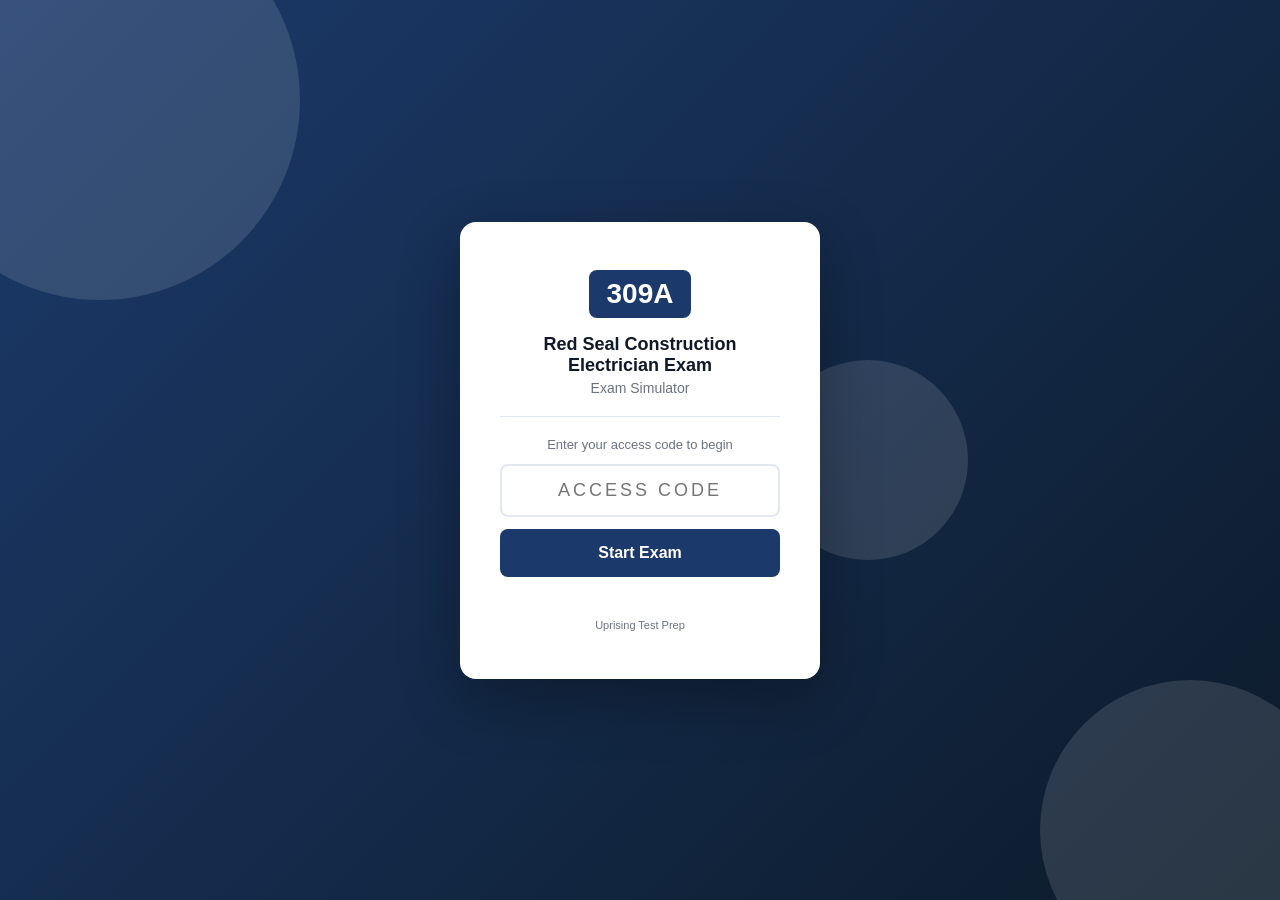
<file: index.html>
<!DOCTYPE html>
<html lang="en">
<head>
  <meta charset="UTF-8" />
  <meta name="viewport" content="width=device-width, initial-scale=1.0, viewport-fit=cover" />
  <meta name="apple-mobile-web-app-capable" content="yes" />
  <meta name="apple-mobile-web-app-status-bar-style" content="black-translucent" />
  <title>309A Exam Simulator</title>
  <link rel="stylesheet" href="style.css" />
</head>
<body>

<div id="access-gate">
  <div class="gate-bg-shapes">
    <div class="shape shape-1"></div>
    <div class="shape shape-2"></div>
    <div class="shape shape-3"></div>
  </div>
  <div class="gate-card">
    <div class="gate-logo">
      <div class="logo-badge">309A</div>
    </div>
    <h1 class="gate-title">Red Seal Construction Electrician Exam</h1>
    <p class="gate-subtitle">Exam Simulator</p>
    <div class="gate-divider"></div>
    <p class="gate-instruction">Enter your access code to begin</p>
    <input type="text" id="access-code-input" class="gate-input"
           placeholder="Access Code" autocomplete="off"
           maxlength="20" spellcheck="false" />
    <button id="access-btn" class="gate-btn">Start Exam</button>
    <p id="access-error" class="gate-error"></p>
    <p class="gate-hint">Uprising Test Prep</p>
  </div>
</div>

<div id="app" style="display:none">
  <header class="top-bar">
    <div class="bar-left">
      <span class="bar-logo">309A</span>
      <span class="bar-title">Exam Simulator</span>
    </div>
    <div class="bar-right">
      <span class="bar-timer" id="timer-display">--:--</span>
      <button class="bar-btn" id="flag-btn">Flag</button>
      <button class="bar-btn bar-btn-primary" id="submit-btn">
        <span class="btn-full">Submit Exam</span>
        <span class="btn-short">Submit</span>
      </button>
    </div>
  </header>

  <div class="progress-strip">
    <div class="progress-bar" id="progress-bar"></div>
  </div>

  <main class="exam-main">
    <div class="question-panel">
      <div class="q-meta">
        <span id="q-counter"></span>
        <span id="q-domain" class="q-domain-tag"></span>
        <span id="q-flag-indicator" class="flag-chip" style="display:none">Flagged</span>
      </div>
      <div id="q-image-wrap" style="display:none; margin-bottom:14px;"></div>
      <p id="question-text" class="q-text"></p>
      <div id="options-list" class="options-list"></div>
      <div id="explanation-box" class="explanation-box" style="display:none">
        <div class="explanation-label">Explanation</div>
        <p id="explanation-text" class="explanation-text"></p>
      </div>
    </div>
    <div class="nav-bar">
      <button class="nav-btn" id="prev-btn">&#8592; Prev</button>
      <button class="nav-btn nav-btn-map" id="map-btn">Question Map</button>
      <button class="nav-btn nav-btn-next" id="next-btn">Next &#8594;</button>
    </div>
  </main>
</div>

<!-- Question Map Modal -->
<div id="map-modal" style="display:none">
  <div class="map-backdrop" id="map-backdrop"></div>
  <div class="map-panel">
    <div class="map-header">
      <span class="map-title">Question Map</span>
      <button id="map-close" class="map-close-btn">&#x2715; Close</button>
    </div>
    <div class="map-legend">
      <span class="leg-item"><span class="leg-swatch leg-answered"></span>Answered</span>
      <span class="leg-item"><span class="leg-swatch leg-flagged"></span>Flagged</span>
      <span class="leg-item"><span class="leg-swatch leg-unanswered"></span>Unanswered</span>
    </div>
    <div id="q-grid" class="q-grid"></div>
  </div>
</div>

<div id="results-screen" style="display:none">
  <div class="results-card">
    <div class="res-header">
      <div class="res-badge">309A</div>
      <h2 id="res-status" class="res-status"></h2>
      <p id="res-score" class="res-score"></p>
    </div>
    <div id="res-domains" class="res-domains"></div>
    <button id="res-review-btn" class="res-btn">Review Answers</button>
    <button id="res-restart-btn" class="res-btn res-btn-secondary">Restart</button>
  </div>
</div>

<script src="questions.js"></script>
<script src="app.js"></script>
</body>
</html>
</file>
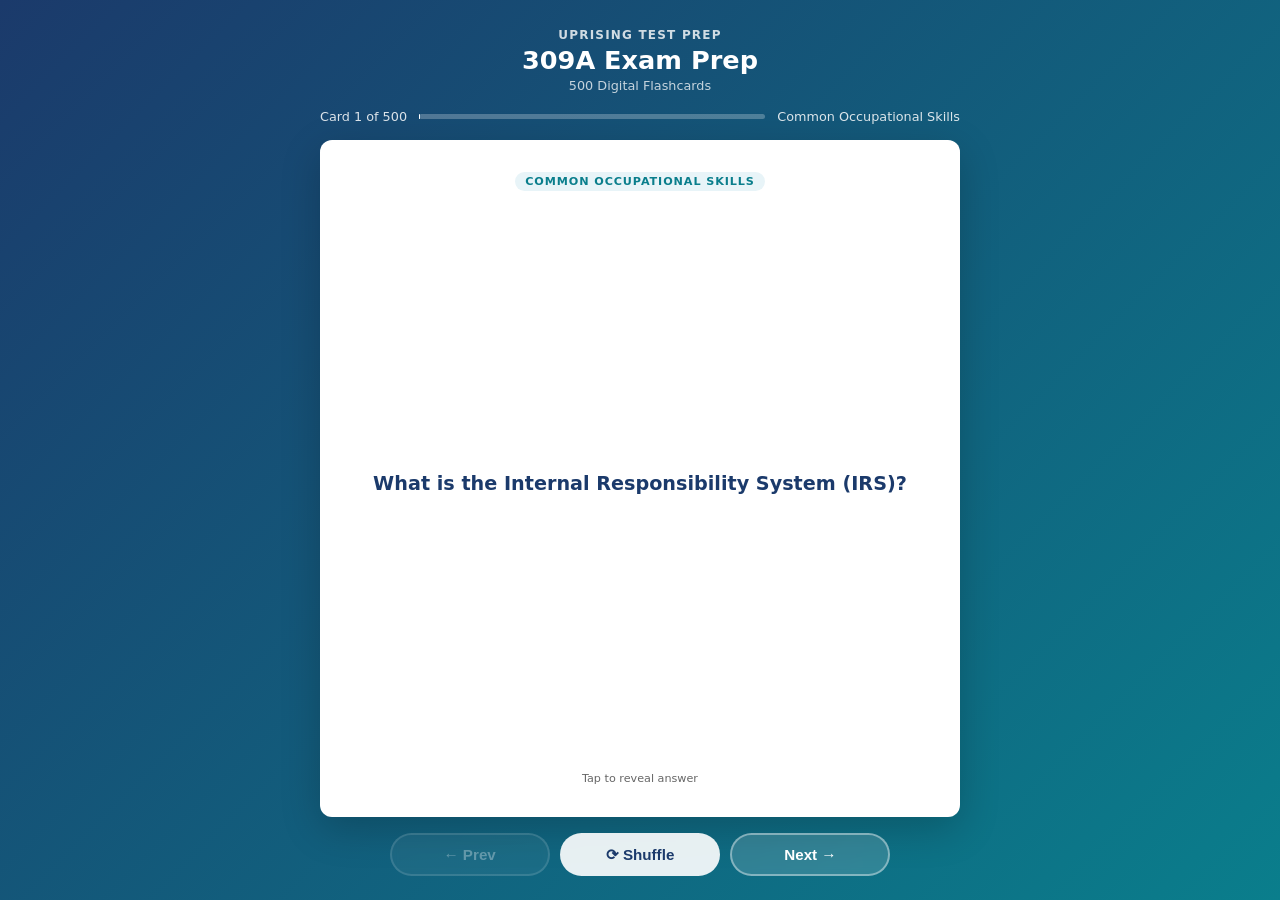
<file: flashcards/index.html>
<!DOCTYPE html>
<html lang="en">
<head>
  <meta charset="UTF-8">
  <meta name="viewport" content="width=device-width, initial-scale=1.0">
  <title>309A Exam Prep — Flashcards</title>
  <style>
    :root {
      --blue:   #1B3A6B;
      --teal:   #0A7E8C;
      --ltblue: #E8F4F8;
      --white:  #FFFFFF;
      --text:   #1A1A1A;
      --muted:  #666;
      --radius: 12px;
    }
    * { box-sizing: border-box; margin: 0; padding: 0; }
    html, body { height: 100%; }
    body {
      font-family: 'Segoe UI', system-ui, sans-serif;
      background: linear-gradient(135deg, var(--blue) 0%, var(--teal) 100%);
      min-height: 100dvh;
      display: flex;
      flex-direction: column;
      align-items: center;
      padding: 1.25rem 1rem 1rem;
      gap: 0.75rem;
      overflow-x: hidden;
    }
    header { text-align: center; color: #fff; flex-shrink: 0; }
    header .brand { font-size: 0.75rem; font-weight: 700; letter-spacing: 0.1em; opacity: 0.8; text-transform: uppercase; }
    header h1 { font-size: 1.3rem; font-weight: 800; margin-top: 0.2rem; }
    header .subtitle { font-size: 0.8rem; opacity: 0.75; margin-top: 0.15rem; }
    #progress-info {
      display: flex; align-items: center; gap: 0.75rem;
      color: rgba(255,255,255,0.85); font-size: 0.8rem;
      flex-shrink: 0; width: 100%; max-width: 640px;
    }
    #progress-bar-track {
      flex: 1; background: rgba(255,255,255,0.25);
      border-radius: 4px; height: 5px;
    }
    #progress-bar-fill { height: 100%; background: #fff; border-radius: 4px; transition: width 0.3s; }
    .card-scene {
      width: 100%; max-width: 640px;
      perspective: 1200px;
      cursor: pointer;
      flex: 1; min-height: 0;
      display: flex; flex-direction: column;
    }
    .card-inner {
      position: relative; width: 100%;
      flex: 1; min-height: 0;
      transition: transform 0.55s cubic-bezier(.4,0,.2,1);
      transform-style: preserve-3d;
    }
    .card-scene.flipped .card-inner { transform: rotateY(180deg); }
    .card-face {
      position: absolute; inset: 0;
      backface-visibility: hidden; -webkit-backface-visibility: hidden;
      border-radius: var(--radius);
      display: flex; flex-direction: column;
      padding: 1.5rem 1.75rem;
      box-shadow: 0 12px 40px rgba(0,0,0,0.2);
      overflow: hidden;
    }
    .card-front { background: var(--white); align-items: center; justify-content: center; }
    .card-back  { background: var(--ltblue); transform: rotateY(180deg); }
    .card-badge {
      font-size: 0.7rem; font-weight: 700; text-transform: uppercase;
      letter-spacing: 0.08em;
      background: var(--ltblue); color: var(--teal);
      padding: 0.2rem 0.65rem; border-radius: 20px;
      margin-bottom: 0.85rem; flex-shrink: 0;
    }
    .card-back .card-badge { background: rgba(10,126,140,0.12); }
    .card-front .q-text {
      font-size: 1.1rem; font-weight: 600; color: var(--blue); line-height: 1.55;
      text-align: center; overflow-y: auto; flex: 1;
      display: flex; align-items: center; justify-content: center;
      scrollbar-width: thin; scrollbar-color: rgba(27,58,107,0.3) transparent;
    }
    .card-back .a-label { font-size: 0.7rem; font-weight: 700; color: var(--teal); text-transform: uppercase; letter-spacing: 0.08em; margin-bottom: 0.4rem; flex-shrink: 0; }
    .card-back .a-text  {
      font-size: 0.975rem; color: var(--text); line-height: 1.65;
      overflow-y: auto; flex: 1; min-height: 0; padding-right: 4px;
      scrollbar-width: thin; scrollbar-color: rgba(10,126,140,0.4) transparent;
    }
    .card-back .a-text::-webkit-scrollbar { width: 4px; }
    .card-back .a-text::-webkit-scrollbar-track { background: transparent; }
    .card-back .a-text::-webkit-scrollbar-thumb { background: rgba(10,126,140,0.4); border-radius: 4px; }
    .tap-hint { flex-shrink: 0; margin-top: 0.6rem; font-size: 0.7rem; color: var(--muted); text-align: center; }
    .card-back .tap-hint { color: var(--teal); opacity: 0.7; }
    .controls {
      display: flex; gap: 0.65rem; flex-wrap: nowrap;
      justify-content: center; flex-shrink: 0;
      width: 100%; max-width: 640px;
      padding-bottom: env(safe-area-inset-bottom, 0px);
    }
    .btn {
      padding: 0.6rem 1.2rem; border-radius: 50px;
      border: 2px solid rgba(255,255,255,0.4);
      background: rgba(255,255,255,0.15); color: #fff;
      font-weight: 700; font-size: 0.875rem; cursor: pointer;
      transition: all 0.2s; backdrop-filter: blur(4px);
      white-space: nowrap; flex: 1; max-width: 160px;
    }
    .btn:hover { background: rgba(255,255,255,0.3); border-color: rgba(255,255,255,0.7); }
    .btn:active { transform: scale(0.96); }
    .btn:disabled { opacity: 0.35; cursor: not-allowed; }
    .btn.btn-primary { background: rgba(255,255,255,0.9); color: var(--blue); border-color: transparent; }
    .btn.btn-primary:hover { background: #fff; }
    #loading { color: rgba(255,255,255,0.8); font-size: 1rem; text-align: center; padding: 3rem; flex: 1; }
    @media (min-width: 768px) {
      body { padding: 1.75rem 1.5rem 1.5rem; gap: 1rem; }
      header h1 { font-size: 1.6rem; }
      .card-face { padding: 2rem 2.5rem; }
      .card-front .q-text { font-size: 1.2rem; }
      .card-back .a-text { font-size: 1.05rem; }
      .btn { font-size: 0.95rem; padding: 0.65rem 1.4rem; }
    }
    @media (max-width: 380px) {
      body { padding: 0.75rem; gap: 0.5rem; }
      header .brand { font-size: 0.65rem; }
      header h1 { font-size: 1.1rem; }
      header .subtitle { display: none; }
      .card-face { padding: 1rem 1.1rem; }
      .card-front .q-text { font-size: 0.975rem; }
      .card-back .a-text { font-size: 0.875rem; }
      .btn { font-size: 0.8rem; padding: 0.5rem 0.75rem; }
    }
  </style>
</head>
<body>
<header>
  <div class="brand">Uprising Test Prep</div>
  <h1>309A Exam Prep</h1>
  <div class="subtitle">500 Digital Flashcards</div>
</header>
<div id="progress-info">
  <span id="card-counter">Card 1 of 500</span>
  <div id="progress-bar-track"><div id="progress-bar-fill" style="width:0%"></div></div>
  <span id="domain-label"></span>
</div>
<div id="loading">Loading flashcards...</div>
<div class="card-scene" id="card-scene" style="display:none" onclick="flipCard()">
  <div class="card-inner" id="card-inner">
    <div class="card-face card-front">
      <div class="card-badge" id="front-badge"></div>
      <div class="q-text" id="q-text"></div>
      <div class="tap-hint">Tap to reveal answer</div>
    </div>
    <div class="card-face card-back">
      <div class="card-badge" id="back-badge">Answer</div>
      <div class="a-label">Answer</div>
      <div class="a-text" id="a-text"></div>
      <div class="tap-hint">Tap to flip back</div>
    </div>
  </div>
</div>
<div class="controls" id="controls" style="display:none">
  <button class="btn" id="prev-btn" onclick="event.stopPropagation();move(-1)" disabled>&#8592; Prev</button>
  <button class="btn btn-primary" onclick="event.stopPropagation();shuffleCards()">&#10227; Shuffle</button>
  <button class="btn" id="next-btn" onclick="event.stopPropagation();move(1)">Next &#8594;</button>
</div>
<script>
const DOMAIN_LABELS = {
  common_occupational_skills: "Common Occupational Skills",
  generating_distribution_and_service_systems: "Generating Distribution and Service Systems",
  wiring_systems: "Wiring Systems",
  motors_and_control_systems: "Motors and Control Systems",
  signalling_and_communication_systems: "Signalling and Communication Systems",
};
let cards   = [];
let current = 0;
async function init() {
  try {
    const res = await fetch('flashcards.json');
    if (!res.ok) throw new Error('Network error');
    cards = await res.json();
    document.getElementById('loading').style.display    = 'none';
    document.getElementById('card-scene').style.display = 'flex';
    document.getElementById('controls').style.display   = 'flex';
    show();
  } catch (e) {
    document.getElementById('loading').textContent = 'Error loading flashcards. Please try refreshing.';
  }
}
function domainLabel(key) {
  return DOMAIN_LABELS[key] || key.replace(/_/g, ' ').replace(/\b\w/g, c => c.toUpperCase());
}
function show() {
  const c = cards[current];
  document.getElementById('card-scene').classList.remove('flipped');
  document.getElementById('a-text').scrollTop = 0;
  const label = domainLabel(c.domain || c.chapter || '');
  document.getElementById('q-text').textContent       = c.front;
  document.getElementById('a-text').textContent       = c.back;
  document.getElementById('front-badge').textContent  = label;
  document.getElementById('back-badge').textContent   = label;
  document.getElementById('card-counter').textContent = `Card ${current+1} of ${cards.length}`;
  document.getElementById('domain-label').textContent = label;
  document.getElementById('progress-bar-fill').style.width = `${((current+1)/cards.length*100).toFixed(1)}%`;
  document.getElementById('prev-btn').disabled = current === 0;
  document.getElementById('next-btn').disabled = current === cards.length - 1;
}
function flipCard() { document.getElementById('card-scene').classList.toggle('flipped'); }
function move(dir) {
  const next = current + dir;
  if (next < 0 || next >= cards.length) return;
  current = next; show();
}
function shuffleCards() {
  for (let i = cards.length - 1; i > 0; i--) {
    const j = Math.floor(Math.random() * (i+1));
    [cards[i], cards[j]] = [cards[j], cards[i]];
  }
  current = 0; show();
}
document.addEventListener('keydown', e => {
  if (e.key === 'ArrowRight' || e.key === 'ArrowDown') move(1);
  else if (e.key === 'ArrowLeft' || e.key === 'ArrowUp') move(-1);
  else if (e.key === ' ' || e.key === 'Enter') { e.preventDefault(); flipCard(); }
});
init();
</script>
</body>
</html>
</file>
<file: style.css>
/* 309A Exam Simulator — Styles */
:root {
  --primary:   #1B3A6B;
  --pass:      #059669;
  --fail:      #DC2626;
  --bg:        #F3F4F8;
  --card:      #FFFFFF;
  --border:    #E2E8F0;
  --text:      #111827;
  --muted:     #6B7280;
  --radius:    10px;
}
*, *::before, *::after { box-sizing: border-box; margin: 0; padding: 0; }
body {
  font-family: -apple-system, BlinkMacSystemFont, "Segoe UI", sans-serif;
  background: var(--bg);
  color: var(--text);
  height: 100vh;
  height: 100dvh;
  overflow: hidden;
  -webkit-text-size-adjust: 100%;
}

/* ── Access Gate ─────────────────────────────────────────────────────────── */
#access-gate {
  display: flex;
  align-items: center;
  justify-content: center;
  height: 100vh;
  height: 100dvh;
  background: linear-gradient(135deg, var(--primary) 0%, #0d1b2a 100%);
  position: relative;
  overflow: hidden;
  padding: 20px;
  padding-top: max(20px, env(safe-area-inset-top));
  padding-bottom: max(20px, env(safe-area-inset-bottom));
}
.gate-bg-shapes { position: absolute; inset: 0; pointer-events: none; }
.shape { position: absolute; border-radius: 50%; opacity: .12; background: #fff; }
.shape-1 { width: 400px; height: 400px; top: -100px; left: -100px; }
.shape-2 { width: 300px; height: 300px; bottom: -80px; right: -60px; }
.shape-3 { width: 200px; height: 200px; top: 40%; left: 60%; }
.gate-card {
  background: #fff;
  border-radius: 16px;
  padding: 48px 40px;
  text-align: center;
  width: 100%;
  max-width: 360px;
  position: relative;
  z-index: 1;
  box-shadow: 0 20px 60px rgba(0,0,0,.3);
}
.logo-badge {
  display: inline-block;
  background: var(--primary);
  color: #fff;
  font-weight: 800;
  font-size: 28px;
  padding: 8px 18px;
  border-radius: 8px;
}
.gate-title { font-size: 18px; font-weight: 700; margin-top: 16px; color: var(--text); }
.gate-subtitle { color: var(--muted); font-size: 14px; margin-top: 4px; }
.gate-divider { height: 1px; background: var(--border); margin: 20px 0; }
.gate-instruction { font-size: 13px; color: var(--muted); margin-bottom: 12px; }
.gate-input {
  width: 100%;
  padding: 14px 16px;
  border: 2px solid var(--border);
  border-radius: 8px;
  font-size: 18px;
  text-align: center;
  text-transform: uppercase;
  letter-spacing: 3px;
  outline: none;
}
.gate-input:focus { border-color: var(--primary); }
.gate-btn {
  width: 100%;
  margin-top: 12px;
  padding: 15px;
  background: var(--primary);
  color: #fff;
  border: none;
  border-radius: 8px;
  font-size: 16px;
  font-weight: 600;
  cursor: pointer;
  -webkit-tap-highlight-color: transparent;
}
.gate-btn:hover { opacity: .9; }
.gate-error { color: var(--fail); font-size: 13px; margin-top: 8px; min-height: 18px; }
.gate-hint { color: var(--muted); font-size: 11px; margin-top: 16px; }

/* ── App shell ───────────────────────────────────────────────────────────── */
#app {
  display: flex;
  flex-direction: column;
  height: 100vh;
  height: 100dvh;
  padding-top: env(safe-area-inset-top);
}
.top-bar {
  display: flex;
  justify-content: space-between;
  align-items: center;
  background: var(--primary);
  color: #fff;
  padding: 0 20px;
  padding-left: max(20px, env(safe-area-inset-left));
  padding-right: max(20px, env(safe-area-inset-right));
  height: 52px;
  flex-shrink: 0;
  gap: 8px;
}
.bar-left { display: flex; align-items: center; gap: 8px; min-width: 0; }
.bar-logo { font-weight: 800; font-size: 18px; flex-shrink: 0; }
.bar-title { font-size: 14px; opacity: .8; white-space: nowrap; overflow: hidden; text-overflow: ellipsis; }
.bar-right { display: flex; align-items: center; gap: 8px; flex-shrink: 0; }
.bar-timer {
  font-variant-numeric: tabular-nums;
  font-size: 16px;
  font-weight: 600;
  min-width: 68px;
  text-align: right;
}
.bar-btn {
  padding: 7px 13px;
  background: rgba(255,255,255,.15);
  border: 1px solid rgba(255,255,255,.3);
  color: #fff;
  border-radius: 6px;
  cursor: pointer;
  font-size: 13px;
  white-space: nowrap;
  -webkit-tap-highlight-color: transparent;
  touch-action: manipulation;
}
.bar-btn:hover { background: rgba(255,255,255,.25); }
.bar-btn-primary {
  background: #fff;
  color: var(--primary);
  border-color: #fff;
  font-weight: 600;
}
.bar-btn-primary:hover { background: #f0f0f0; }
.btn-short { display: none; }
.btn-full  { display: inline; }

.progress-strip { height: 4px; background: rgba(0,0,0,.1); flex-shrink: 0; }
.progress-bar   { height: 100%; background: #4ade80; transition: width .3s; }

/* ── Main exam area ──────────────────────────────────────────────────────── */
.exam-main {
  flex: 1;
  overflow: hidden;
  display: flex;
  flex-direction: column;
  padding: 16px 20px 0;
  padding-left: max(16px, env(safe-area-inset-left));
  padding-right: max(16px, env(safe-area-inset-right));
  min-height: 0;
}
.question-panel { flex: 1; overflow-y: auto; padding-bottom: 12px; -webkit-overflow-scrolling: touch; }
.q-meta {
  display: flex;
  align-items: center;
  gap: 8px;
  margin-bottom: 12px;
  font-size: 13px;
  color: var(--muted);
  flex-wrap: wrap;
}
.q-domain-tag {
  background: var(--primary);
  color: #fff;
  padding: 2px 8px;
  border-radius: 4px;
  font-size: 11px;
  font-weight: 600;
}
.flag-chip {
  background: #FEF3C7;
  color: #92400E;
  padding: 2px 8px;
  border-radius: 4px;
  font-size: 11px;
  font-weight: 600;
}
.q-image {
  max-width: 100%;
  height: auto;
  border-radius: 6px;
  border: 1px solid var(--border);
  display: block;
  margin-bottom: 14px;
}
.q-text { font-size: 16px; line-height: 1.65; margin-bottom: 20px; }
.options-list { display: flex; flex-direction: column; gap: 10px; }
.option {
  display: flex;
  align-items: flex-start;
  gap: 12px;
  padding: 15px 16px;
  background: var(--card);
  border: 2px solid var(--border);
  border-radius: var(--radius);
  cursor: pointer;
  transition: .15s;
  -webkit-tap-highlight-color: transparent;
  touch-action: manipulation;
  min-height: 52px;
}
.option:hover  { border-color: var(--primary); background: #F8FAFF; }
.option.selected  { border-color: var(--primary); background: #EEF3FF; }
.option.correct   { border-color: #059669; background: #ECFDF5; }
.option.incorrect { border-color: #DC2626; background: #FEF2F2; }
.explanation-box {
  margin-top: 20px;
  padding: 16px 18px;
  background: #F0F9FF;
  border-left: 4px solid #2563EB;
  border-radius: 6px;
}
.explanation-label {
  font-size: 11px;
  font-weight: 700;
  text-transform: uppercase;
  letter-spacing: .06em;
  color: #2563EB;
  margin-bottom: 8px;
}
.explanation-text { font-size: 14.5px; line-height: 1.7; color: #1e293b; margin: 0; }
.opt-letter { font-weight: 700; font-size: 15px; color: var(--primary); min-width: 22px; padding-top: 1px; flex-shrink: 0; }
.opt-text   { font-size: 15px; line-height: 1.5; }

/* ── Nav bar ─────────────────────────────────────────────────────────────── */
.nav-bar {
  display: flex;
  align-items: center;
  gap: 8px;
  padding: 10px 0;
  padding-bottom: max(14px, env(safe-area-inset-bottom));
  flex-shrink: 0;
}
.nav-btn {
  flex: 1;
  padding: 13px 8px;
  background: var(--card);
  border: 1px solid var(--border);
  border-radius: 8px;
  cursor: pointer;
  font-size: 15px;
  font-weight: 500;
  text-align: center;
  -webkit-tap-highlight-color: transparent;
  touch-action: manipulation;
  min-height: 48px;
}
.nav-btn:hover      { background: #f0f0f0; }
.nav-btn-map {
  background: var(--bg);
  border-color: var(--primary);
  color: var(--primary);
  font-weight: 600;
}
.nav-btn-map:hover { background: #EEF3FF; }
.nav-btn-next {
  background: var(--primary);
  color: #fff;
  border-color: var(--primary);
}
.nav-btn-next:hover { opacity: .9; }

/* ── Question Map Modal ──────────────────────────────────────────────────── */
#map-modal {
  position: fixed;
  inset: 0;
  z-index: 1000;
  display: flex;
  flex-direction: column;
  justify-content: flex-end;
}
.map-backdrop { position: absolute; inset: 0; background: rgba(0,0,0,.5); }
.map-panel {
  position: relative;
  background: #fff;
  border-radius: 20px 20px 0 0;
  padding: 20px;
  padding-bottom: max(20px, env(safe-area-inset-bottom));
  max-height: 80vh;
  max-height: 80dvh;
  display: flex;
  flex-direction: column;
  box-shadow: 0 -4px 30px rgba(0,0,0,.2);
}
.map-header {
  display: flex;
  align-items: center;
  justify-content: space-between;
  margin-bottom: 12px;
  flex-shrink: 0;
}
.map-title { font-size: 17px; font-weight: 700; color: var(--text); }
.map-close-btn {
  padding: 8px 16px;
  background: var(--bg);
  border: 1px solid var(--border);
  border-radius: 8px;
  cursor: pointer;
  font-size: 14px;
  font-weight: 500;
  min-height: 40px;
  -webkit-tap-highlight-color: transparent;
  touch-action: manipulation;
}
.map-close-btn:hover { background: #e5e7eb; }
.map-legend { display: flex; gap: 16px; margin-bottom: 14px; flex-shrink: 0; flex-wrap: wrap; }
.leg-item { display: flex; align-items: center; gap: 6px; font-size: 13px; color: var(--muted); }
.leg-swatch {
  width: 16px;
  height: 16px;
  border-radius: 3px;
  border: 1px solid var(--border);
  background: var(--card);
  display: inline-block;
  flex-shrink: 0;
}
.leg-swatch.leg-answered  { background: var(--primary); border-color: var(--primary); }
.leg-swatch.leg-flagged   { background: #FEF3C7; border-color: #F59E0B; }
.leg-swatch.leg-unanswered { background: var(--card); }
.q-grid {
  display: flex;
  flex-wrap: wrap;
  gap: 6px;
  overflow-y: auto;
  flex: 1;
  padding-bottom: 8px;
  -webkit-overflow-scrolling: touch;
}
.grid-btn {
  width: 40px;
  height: 40px;
  border: 1px solid var(--border);
  border-radius: 6px;
  background: var(--card);
  font-size: 12px;
  cursor: pointer;
  font-weight: 500;
  -webkit-tap-highlight-color: transparent;
  touch-action: manipulation;
}
.grid-btn.answered { background: var(--primary); color: #fff; border-color: var(--primary); }
.grid-btn.flagged  { background: #FEF3C7; border-color: #F59E0B; }
.grid-btn.active   { outline: 3px solid var(--primary); outline-offset: 2px; }

/* ── Results ─────────────────────────────────────────────────────────────── */
#results-screen {
  display: flex;
  align-items: flex-start;
  justify-content: center;
  min-height: 100vh;
  min-height: 100dvh;
  background: var(--bg);
  overflow-y: auto;
  -webkit-overflow-scrolling: touch;
  padding: 20px 16px;
  padding-top: max(20px, env(safe-area-inset-top));
  padding-bottom: max(20px, env(safe-area-inset-bottom));
}
.results-card {
  background: var(--card);
  border-radius: 16px;
  padding: 40px;
  max-width: 480px;
  width: 100%;
  box-shadow: 0 8px 30px rgba(0,0,0,.1);
}
.res-header { text-align: center; margin-bottom: 24px; }
.res-badge {
  display: inline-block;
  background: var(--primary);
  color: #fff;
  font-weight: 800;
  font-size: 22px;
  padding: 6px 16px;
  border-radius: 8px;
}
.res-status { font-size: 36px; font-weight: 800; margin-top: 12px; }
.res-score  { font-size: 18px; color: var(--muted); margin-top: 4px; }
.res-domains { margin-bottom: 24px; display: flex; flex-direction: column; gap: 10px; }
.res-domain-row { display: flex; align-items: center; gap: 8px; font-size: 13px; }
.res-domain-name { width: 160px; font-weight: 500; flex-shrink: 0; }
.res-domain-bar-wrap { flex: 1; background: #E5E7EB; border-radius: 4px; height: 8px; overflow: hidden; }
.res-domain-bar { height: 100%; border-radius: 4px; transition: width .5s; }
.res-domain-pct { width: 36px; text-align: right; font-weight: 600; }
.res-btn {
  width: 100%;
  padding: 15px;
  background: var(--primary);
  color: #fff;
  border: none;
  border-radius: 8px;
  font-size: 15px;
  font-weight: 600;
  cursor: pointer;
  margin-bottom: 10px;
  min-height: 52px;
  -webkit-tap-highlight-color: transparent;
  touch-action: manipulation;
}
.res-btn:hover { opacity: .9; }
.res-btn-secondary {
  background: transparent;
  color: var(--primary);
  border: 2px solid var(--primary);
}
.res-btn-secondary:hover { background: var(--primary); color: #fff; }

/* ── Mobile breakpoint (phones ≤ 640px) ─────────────────────────────────── */
@media (max-width: 640px) {
  /* Gate card */
  .gate-card { padding: 32px 24px; }

  /* Top bar: hide long title text, swap Submit label */
  .bar-title  { display: none; }
  .btn-full   { display: none; }
  .btn-short  { display: inline; }
  .bar-right  { gap: 6px; }
  .bar-btn    { padding: 6px 10px; font-size: 12px; }
  .bar-timer  { font-size: 14px; min-width: 58px; }

  /* Exam main */
  .exam-main { padding: 12px 14px 0; }
  .q-text { font-size: 16px; }
  .opt-text { font-size: 15px; }

  /* Nav bar — bigger touch targets */
  .nav-btn { font-size: 14px; padding: 14px 6px; }

  /* Results */
  .results-card { padding: 28px 20px; }
  .res-domain-name { width: 110px; font-size: 12px; }
  .res-domain-pct  { font-size: 12px; }
  .res-status { font-size: 30px; }

  /* Map grid — slightly bigger buttons on phones */
  .grid-btn { width: 42px; height: 42px; }
}

/* ── Very small phones (≤ 380px) ────────────────────────────────────────── */
@media (max-width: 380px) {
  .bar-logo { font-size: 15px; }
  .bar-btn  { padding: 5px 8px; font-size: 11px; }
  .bar-timer { font-size: 13px; min-width: 52px; }
  .nav-btn  { font-size: 13px; }
  .grid-btn { width: 38px; height: 38px; font-size: 11px; }
}
</file>
